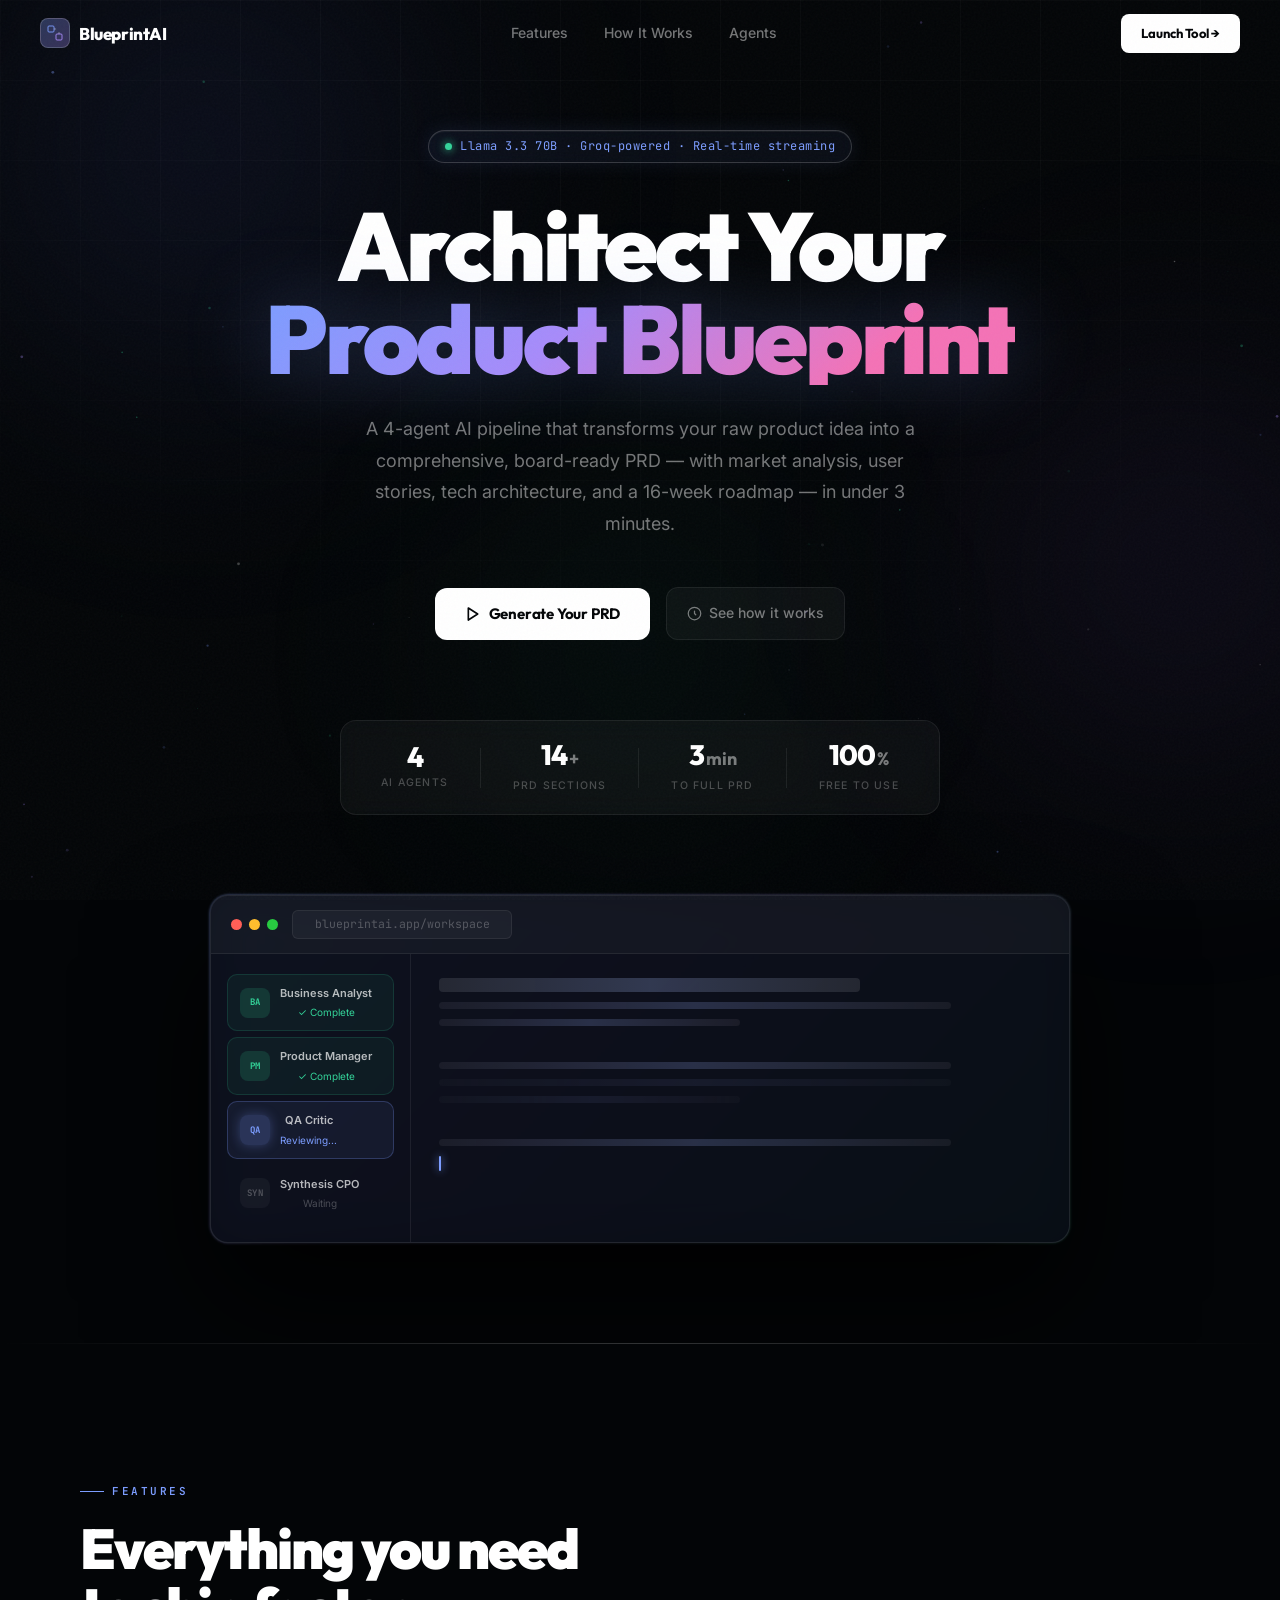
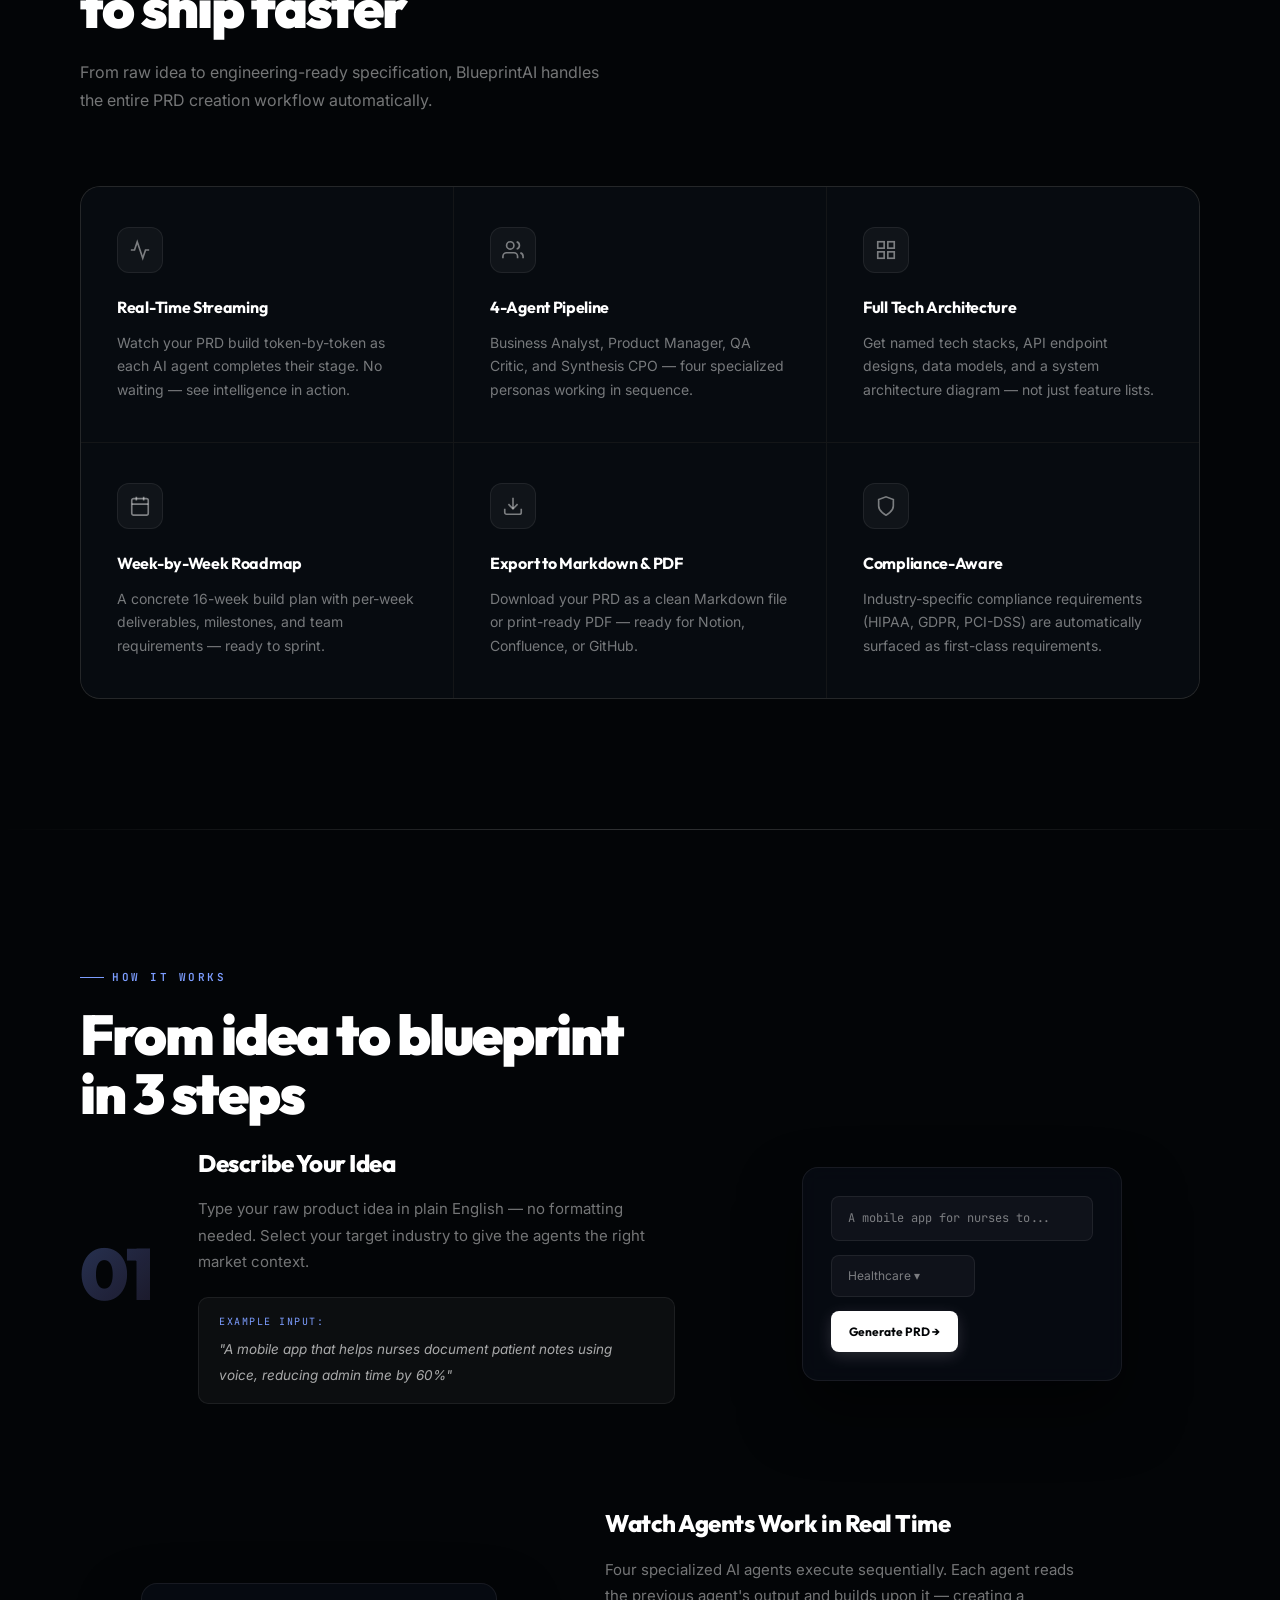
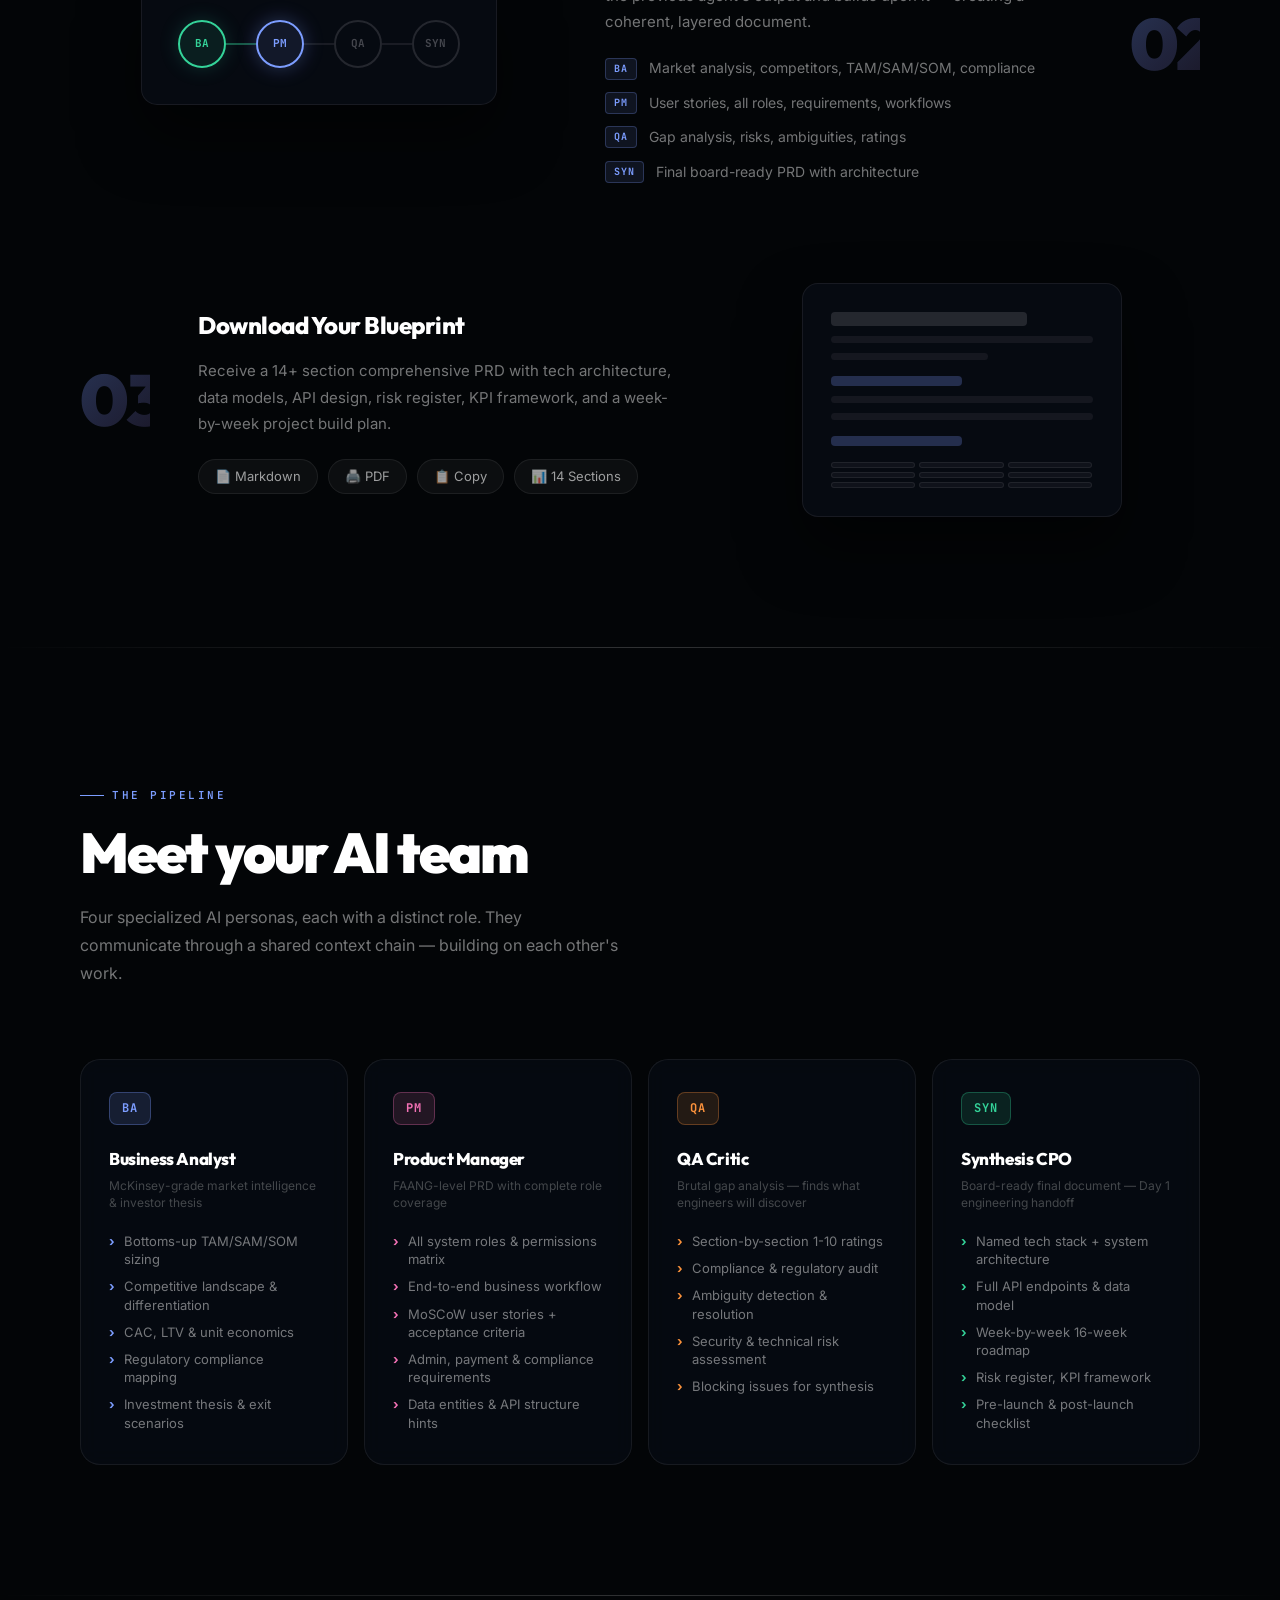
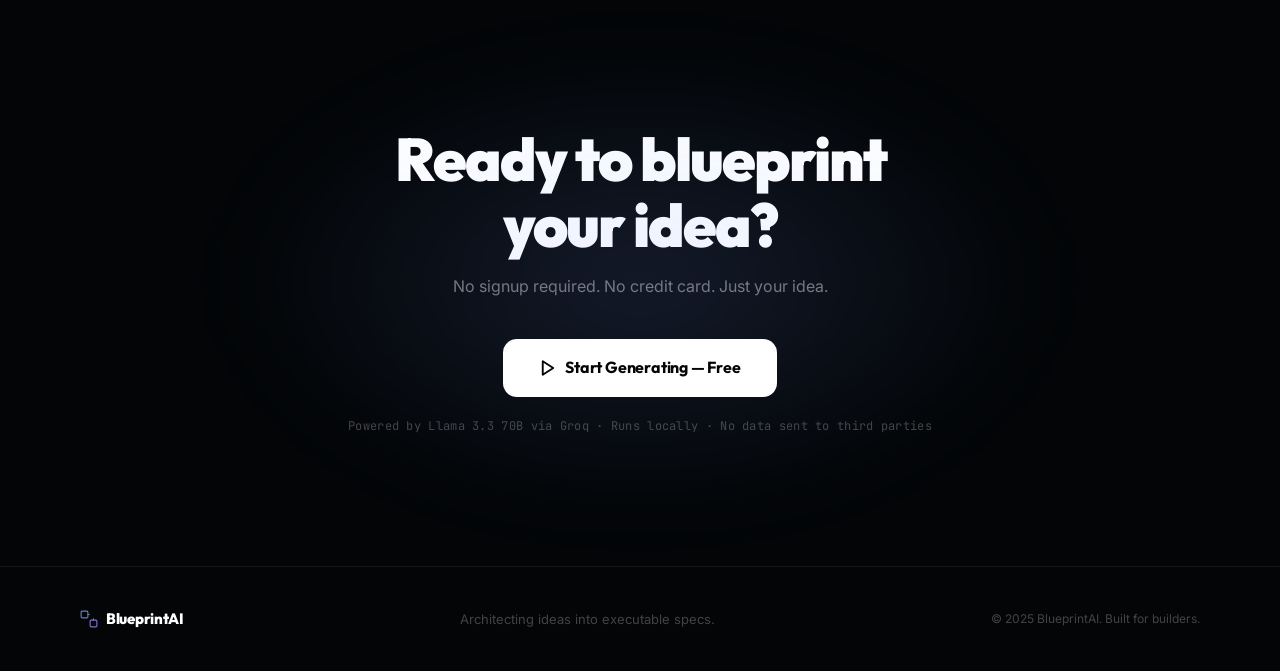
<file: frontend/index.html>
<!DOCTYPE html>
<html lang="en">
<head>
    <meta charset="UTF-8">
    <meta name="viewport" content="width=device-width, initial-scale=1.0">
    <title>BlueprintAI — Where Ideas Become Blueprints</title>
    <meta name="description" content="BlueprintAI uses a 4-agent AI pipeline to transform your raw product idea into a comprehensive, board-ready Product Requirements Document in minutes.">
    <link rel="preconnect" href="https://fonts.googleapis.com">
    <link rel="preconnect" href="https://fonts.gstatic.com" crossorigin>
    <link href="https://fonts.googleapis.com/css2?family=Outfit:wght@300;400;500;600;700;800;900&family=Inter:ital,wght@0,400;0,500;0,600;1,400&family=JetBrains+Mono:wght@400;500;600&display=swap" rel="stylesheet">
    <link rel="stylesheet" href="css/landing.css">
</head>
<body>

    <!-- Ambient Orbs -->
    <div class="orb orb-1"></div>
    <div class="orb orb-2"></div>
    <div class="orb orb-3"></div>

    <!-- Particle Canvas (optional JS particles) -->
    <canvas id="particle-canvas"></canvas>

    <!-- ─── Navigation ───────────────────────── -->
    <nav class="landing-nav" id="landing-nav">
        <div class="nav-inner">
            <a href="/" class="nav-logo">
                <div class="nav-logo-icon">
                    <svg width="16" height="16" viewBox="0 0 32 32" fill="none">
                        <rect x="2" y="2" width="12" height="12" rx="2" stroke="rgba(124,157,255,0.9)" stroke-width="2"/>
                        <rect x="18" y="18" width="12" height="12" rx="2" stroke="rgba(167,139,250,0.9)" stroke-width="2"/>
                        <line x1="14" y1="8" x2="18" y2="8" stroke="white" stroke-width="1.5" opacity="0.5"/>
                        <line x1="24" y1="14" x2="24" y2="18" stroke="white" stroke-width="1.5" opacity="0.5"/>
                    </svg>
                </div>
                <span>BlueprintAI</span>
            </a>
            <div class="nav-links">
                <a href="#features">Features</a>
                <a href="#how-it-works">How It Works</a>
                <a href="#agents">Agents</a>
            </div>
            <a href="app.html" class="nav-cta" id="nav-cta">Launch Tool →</a>
        </div>
    </nav>

    <!-- ─── Hero Section ─────────────────────── -->
    <section class="hero-section">
        <div class="hero-grid"></div>

        <div class="hero-badge">
            <span class="badge-pulse"></span>
            <span>Llama 3.3 70B · Groq-powered · Real-time streaming</span>
        </div>

        <h1 class="hero-headline">
            <span class="line-1">Architect Your</span>
            <span class="line-2">Product Blueprint</span>
        </h1>

        <p class="hero-subtext">
            A 4-agent AI pipeline that transforms your raw product idea into a
            comprehensive, board-ready PRD — with market analysis, user stories,
            tech architecture, and a 16-week roadmap — in under 3 minutes.
        </p>

        <div class="hero-actions">
            <a href="app.html" class="btn-primary" id="hero-cta">
                <svg width="16" height="16" viewBox="0 0 24 24" fill="none" stroke="currentColor" stroke-width="2.5" stroke-linecap="round" stroke-linejoin="round">
                    <polygon points="5 3 19 12 5 21 5 3"/>
                </svg>
                Generate Your PRD
            </a>
            <a href="#how-it-works" class="btn-ghost">
                <svg width="15" height="15" viewBox="0 0 24 24" fill="none" stroke="currentColor" stroke-width="2" stroke-linecap="round" stroke-linejoin="round">
                    <circle cx="12" cy="12" r="10"/><polyline points="12 8 12 12 14 14"/>
                </svg>
                See how it works
            </a>
        </div>

        <!-- Stats Bar -->
        <div class="hero-stats">
            <div class="stat-item">
                <div style="display:flex;align-items:baseline;gap:2px">
                    <span class="stat-number" data-target="4">0</span>
                </div>
                <span class="stat-label">AI Agents</span>
            </div>
            <div class="stat-divider"></div>
            <div class="stat-item">
                <div style="display:flex;align-items:baseline;gap:2px">
                    <span class="stat-number" data-target="14">0</span>
                    <span class="stat-suffix">+</span>
                </div>
                <span class="stat-label">PRD Sections</span>
            </div>
            <div class="stat-divider"></div>
            <div class="stat-item">
                <div style="display:flex;align-items:baseline;gap:2px">
                    <span class="stat-number" data-target="3">0</span>
                    <span class="stat-suffix">min</span>
                </div>
                <span class="stat-label">To Full PRD</span>
            </div>
            <div class="stat-divider"></div>
            <div class="stat-item">
                <div style="display:flex;align-items:baseline;gap:2px">
                    <span class="stat-number" data-target="100">0</span>
                    <span class="stat-suffix">%</span>
                </div>
                <span class="stat-label">Free to Use</span>
            </div>
        </div>

        <!-- Floating App Preview -->
        <div class="hero-preview">
            <div class="preview-window">
                <div class="preview-titlebar">
                    <div class="titlebar-dots">
                        <span></span><span></span><span></span>
                    </div>
                    <span class="titlebar-url">blueprintai.app/workspace</span>
                </div>
                <div class="preview-body">
                    <div class="preview-sidebar">
                        <div class="preview-node p-done">
                            <div class="pnode-icon">BA</div>
                            <div class="pnode-text">
                                <span>Business Analyst</span>
                                <em>✓ Complete</em>
                            </div>
                        </div>
                        <div class="preview-node p-active">
                            <div class="pnode-icon">PM</div>
                            <div class="pnode-text">
                                <span>Product Manager</span>
                                <em>Writing PRD...</em>
                            </div>
                        </div>
                        <div class="preview-node p-wait">
                            <div class="pnode-icon">QA</div>
                            <div class="pnode-text">
                                <span>QA Critic</span>
                                <em>Waiting</em>
                            </div>
                        </div>
                        <div class="preview-node p-wait">
                            <div class="pnode-icon">SYN</div>
                            <div class="pnode-text">
                                <span>Synthesis CPO</span>
                                <em>Waiting</em>
                            </div>
                        </div>
                    </div>
                    <div class="preview-content">
                        <div class="preview-line big"></div>
                        <div class="preview-line mid"></div>
                        <div class="preview-line short"></div>
                        <div class="preview-spacer"></div>
                        <div class="preview-line mid"></div>
                        <div class="preview-line mid dim"></div>
                        <div class="preview-line short dim"></div>
                        <div class="preview-spacer"></div>
                        <div class="preview-line mid"></div>
                        <div class="typing-cursor"></div>
                    </div>
                </div>
            </div>
        </div>
    </section>

    <div class="section-divider"></div>

    <!-- ─── Features Section ─────────────────── -->
    <section class="features-section" id="features">
        <div class="section-inner">
            <div class="section-label reveal">Features</div>
            <h2 class="section-heading reveal reveal-delay-1">Everything you need<br>to ship faster</h2>
            <p class="section-subtext reveal reveal-delay-2">From raw idea to engineering-ready specification, BlueprintAI handles the entire PRD creation workflow automatically.</p>

            <div class="features-grid">
                <div class="feature-card reveal reveal-delay-1">
                    <div class="feature-icon">
                        <svg width="22" height="22" viewBox="0 0 24 24" fill="none" stroke="currentColor" stroke-width="1.8">
                            <polyline points="22 12 18 12 15 21 9 3 6 12 2 12"/>
                        </svg>
                    </div>
                    <h3>Real-Time Streaming</h3>
                    <p>Watch your PRD build token-by-token as each AI agent completes their stage. No waiting — see intelligence in action.</p>
                </div>
                <div class="feature-card reveal reveal-delay-2">
                    <div class="feature-icon">
                        <svg width="22" height="22" viewBox="0 0 24 24" fill="none" stroke="currentColor" stroke-width="1.8">
                            <path d="M17 21v-2a4 4 0 0 0-4-4H5a4 4 0 0 0-4 4v2"/><circle cx="9" cy="7" r="4"/>
                            <path d="M23 21v-2a4 4 0 0 0-3-3.87"/><path d="M16 3.13a4 4 0 0 1 0 7.75"/>
                        </svg>
                    </div>
                    <h3>4-Agent Pipeline</h3>
                    <p>Business Analyst, Product Manager, QA Critic, and Synthesis CPO — four specialized personas working in sequence.</p>
                </div>
                <div class="feature-card reveal reveal-delay-3">
                    <div class="feature-icon">
                        <svg width="22" height="22" viewBox="0 0 24 24" fill="none" stroke="currentColor" stroke-width="1.8">
                            <rect x="3" y="3" width="7" height="7"/><rect x="14" y="3" width="7" height="7"/>
                            <rect x="14" y="14" width="7" height="7"/><rect x="3" y="14" width="7" height="7"/>
                        </svg>
                    </div>
                    <h3>Full Tech Architecture</h3>
                    <p>Get named tech stacks, API endpoint designs, data models, and a system architecture diagram — not just feature lists.</p>
                </div>
                <div class="feature-card reveal reveal-delay-1">
                    <div class="feature-icon">
                        <svg width="22" height="22" viewBox="0 0 24 24" fill="none" stroke="currentColor" stroke-width="1.8">
                            <rect x="3" y="4" width="18" height="18" rx="2"/><line x1="16" y1="2" x2="16" y2="6"/>
                            <line x1="8" y1="2" x2="8" y2="6"/><line x1="3" y1="10" x2="21" y2="10"/>
                        </svg>
                    </div>
                    <h3>Week-by-Week Roadmap</h3>
                    <p>A concrete 16-week build plan with per-week deliverables, milestones, and team requirements — ready to sprint.</p>
                </div>
                <div class="feature-card reveal reveal-delay-2">
                    <div class="feature-icon">
                        <svg width="22" height="22" viewBox="0 0 24 24" fill="none" stroke="currentColor" stroke-width="1.8">
                            <path d="M21 15v4a2 2 0 0 1-2 2H5a2 2 0 0 1-2-2v-4"/>
                            <polyline points="7 10 12 15 17 10"/><line x1="12" y1="15" x2="12" y2="3"/>
                        </svg>
                    </div>
                    <h3>Export to Markdown & PDF</h3>
                    <p>Download your PRD as a clean Markdown file or print-ready PDF — ready for Notion, Confluence, or GitHub.</p>
                </div>
                <div class="feature-card reveal reveal-delay-3">
                    <div class="feature-icon">
                        <svg width="22" height="22" viewBox="0 0 24 24" fill="none" stroke="currentColor" stroke-width="1.8">
                            <path d="M12 22s8-4 8-10V5l-8-3-8 3v7c0 6 8 10 8 10z"/>
                        </svg>
                    </div>
                    <h3>Compliance-Aware</h3>
                    <p>Industry-specific compliance requirements (HIPAA, GDPR, PCI-DSS) are automatically surfaced as first-class requirements.</p>
                </div>
            </div>
        </div>
    </section>

    <div class="section-divider"></div>

    <!-- ─── How It Works Section ─────────────── -->
    <section class="hiw-section" id="how-it-works">
        <div class="section-inner">
            <div class="section-label reveal">How It Works</div>
            <h2 class="section-heading reveal reveal-delay-1">From idea to blueprint<br>in 3 steps</h2>

            <div class="hiw-steps">
                <!-- Step 1 -->
                <div class="hiw-step reveal">
                    <div class="step-number">01</div>
                    <div class="step-content">
                        <h3>Describe Your Idea</h3>
                        <p>Type your raw product idea in plain English — no formatting needed. Select your target industry to give the agents the right market context.</p>
                        <div class="step-example">
                            <span class="example-label">Example input:</span>
                            <em>"A mobile app that helps nurses document patient notes using voice, reducing admin time by 60%"</em>
                        </div>
                    </div>
                    <div class="step-visual">
                        <div class="step-mockup input-mockup">
                            <div class="mock-input">A mobile app for nurses to...</div>
                            <div class="mock-select">Healthcare ▾</div>
                            <div class="mock-btn">Generate PRD →</div>
                        </div>
                    </div>
                </div>

                <!-- Step 2 -->
                <div class="hiw-step reverse reveal">
                    <div class="step-number">02</div>
                    <div class="step-content">
                        <h3>Watch Agents Work in Real Time</h3>
                        <p>Four specialized AI agents execute sequentially. Each agent reads the previous agent's output and builds upon it — creating a coherent, layered document.</p>
                        <ul class="agent-list">
                            <li><span class="agent-tag">BA</span> Market analysis, competitors, TAM/SAM/SOM, compliance</li>
                            <li><span class="agent-tag">PM</span> User stories, all roles, requirements, workflows</li>
                            <li><span class="agent-tag">QA</span> Gap analysis, risks, ambiguities, ratings</li>
                            <li><span class="agent-tag">SYN</span> Final board-ready PRD with architecture</li>
                        </ul>
                    </div>
                    <div class="step-visual">
                        <div class="step-pipeline-vis" id="pipeline-vis">
                            <div class="spv-node done">BA</div>
                            <div class="spv-line done"></div>
                            <div class="spv-node active">PM</div>
                            <div class="spv-line"></div>
                            <div class="spv-node">QA</div>
                            <div class="spv-line"></div>
                            <div class="spv-node">SYN</div>
                        </div>
                    </div>
                </div>

                <!-- Step 3 -->
                <div class="hiw-step reveal">
                    <div class="step-number">03</div>
                    <div class="step-content">
                        <h3>Download Your Blueprint</h3>
                        <p>Receive a 14+ section comprehensive PRD with tech architecture, data models, API design, risk register, KPI framework, and a week-by-week project build plan.</p>
                        <div class="download-badges">
                            <span class="badge">📄 Markdown</span>
                            <span class="badge">🖨️ PDF</span>
                            <span class="badge">📋 Copy</span>
                            <span class="badge">📊 14 Sections</span>
                        </div>
                    </div>
                    <div class="step-visual">
                        <div class="prd-preview-mini">
                            <div class="prd-line h1"></div>
                            <div class="prd-line p"></div>
                            <div class="prd-line p short"></div>
                            <div class="prd-line h2"></div>
                            <div class="prd-line p"></div>
                            <div class="prd-line p"></div>
                            <div class="prd-line h2"></div>
                            <div class="prd-table">
                                <div></div><div></div><div></div>
                                <div></div><div></div><div></div>
                                <div></div><div></div><div></div>
                            </div>
                        </div>
                    </div>
                </div>
            </div>
        </div>
    </section>

    <div class="section-divider"></div>

    <!-- ─── Agents Section ───────────────────── -->
    <section class="agents-section" id="agents">
        <div class="section-inner">
            <div class="section-label reveal">The Pipeline</div>
            <h2 class="section-heading reveal reveal-delay-1">Meet your AI team</h2>
            <p class="section-subtext reveal reveal-delay-2">Four specialized AI personas, each with a distinct role. They communicate through a shared context chain — building on each other's work.</p>

            <div class="agents-grid">
                <div class="agent-card ba-card reveal reveal-delay-1">
                    <div class="agent-card-header">
                        <div class="agent-badge">BA</div>
                    </div>
                    <h3>Business Analyst</h3>
                    <p class="agent-role">McKinsey-grade market intelligence & investor thesis</p>
                    <ul>
                        <li>Bottoms-up TAM/SAM/SOM sizing</li>
                        <li>Competitive landscape & differentiation</li>
                        <li>CAC, LTV & unit economics</li>
                        <li>Regulatory compliance mapping</li>
                        <li>Investment thesis & exit scenarios</li>
                    </ul>
                </div>

                <div class="agent-card pm-card reveal reveal-delay-2">
                    <div class="agent-card-header">
                        <div class="agent-badge">PM</div>
                    </div>
                    <h3>Product Manager</h3>
                    <p class="agent-role">FAANG-level PRD with complete role coverage</p>
                    <ul>
                        <li>All system roles & permissions matrix</li>
                        <li>End-to-end business workflow</li>
                        <li>MoSCoW user stories + acceptance criteria</li>
                        <li>Admin, payment & compliance requirements</li>
                        <li>Data entities & API structure hints</li>
                    </ul>
                </div>

                <div class="agent-card qa-card reveal reveal-delay-3">
                    <div class="agent-card-header">
                        <div class="agent-badge">QA</div>
                    </div>
                    <h3>QA Critic</h3>
                    <p class="agent-role">Brutal gap analysis — finds what engineers will discover</p>
                    <ul>
                        <li>Section-by-section 1-10 ratings</li>
                        <li>Compliance & regulatory audit</li>
                        <li>Ambiguity detection & resolution</li>
                        <li>Security & technical risk assessment</li>
                        <li>Blocking issues for synthesis</li>
                    </ul>
                </div>

                <div class="agent-card syn-card reveal reveal-delay-4">
                    <div class="agent-card-header">
                        <div class="agent-badge">SYN</div>
                    </div>
                    <h3>Synthesis CPO</h3>
                    <p class="agent-role">Board-ready final document — Day 1 engineering handoff</p>
                    <ul>
                        <li>Named tech stack + system architecture</li>
                        <li>Full API endpoints & data model</li>
                        <li>Week-by-week 16-week roadmap</li>
                        <li>Risk register, KPI framework</li>
                        <li>Pre-launch & post-launch checklist</li>
                    </ul>
                </div>
            </div>
        </div>
    </section>

    <div class="section-divider"></div>

    <!-- ─── CTA Section ──────────────────────── -->
    <section class="cta-section">
        <div class="cta-inner reveal">
            <div class="cta-glow"></div>
            <h2>Ready to blueprint<br>your idea?</h2>
            <p>No signup required. No credit card. Just your idea.</p>
            <a href="app.html" class="btn-primary btn-large" id="bottom-cta">
                <svg width="18" height="18" viewBox="0 0 24 24" fill="none" stroke="currentColor" stroke-width="2.5" stroke-linecap="round" stroke-linejoin="round">
                    <polygon points="5 3 19 12 5 21 5 3"/>
                </svg>
                Start Generating — Free
            </a>
            <div class="cta-note">Powered by Llama 3.3 70B via Groq · Runs locally · No data sent to third parties</div>
        </div>
    </section>

    <!-- ─── Footer ───────────────────────────── -->
    <footer class="landing-footer">
        <div class="footer-inner">
            <div class="footer-logo">
                <svg width="18" height="18" viewBox="0 0 32 32" fill="none">
                    <rect x="2" y="2" width="12" height="12" rx="2" stroke="rgba(124,157,255,0.8)" stroke-width="2"/>
                    <rect x="18" y="18" width="12" height="12" rx="2" stroke="rgba(167,139,250,0.8)" stroke-width="2"/>
                    <line x1="14" y1="8" x2="18" y2="8" stroke="white" stroke-width="1.5" opacity="0.4"/>
                    <line x1="24" y1="14" x2="24" y2="18" stroke="white" stroke-width="1.5" opacity="0.4"/>
                </svg>
                <span>BlueprintAI</span>
            </div>
            <p class="footer-tagline">Architecting ideas into executable specs.</p>
            <p class="footer-copy">© 2025 BlueprintAI. Built for builders.</p>
        </div>
    </footer>

    <script src="js/landing.js"></script>
</body>
</html>
</file>
<file: frontend/css/landing.css>
/* ===================================================
   BlueprintAI Landing — Premium Redesign v2.0
   Animated, glassmorphic, dark-mode luxury aesthetic
   =================================================== */

@import url('https://fonts.googleapis.com/css2?family=Outfit:wght@300;400;500;600;700;800;900&family=Inter:ital,wght@0,400;0,500;0,600;1,400&family=JetBrains+Mono:wght@400;500;600&display=swap');

/* ─── Design Tokens ─────────────────────────────── */
:root {
  --bg: #030507;
  --bg-2: #070b10;
  --surface: rgba(255,255,255,0.04);
  --surface-2: rgba(255,255,255,0.07);
  --surface-3: rgba(255,255,255,0.10);
  --border: rgba(255,255,255,0.07);
  --border-bright: rgba(255,255,255,0.18);
  --text: #ffffff;
  --text-muted: rgba(255,255,255,0.45);
  --text-dim: rgba(255,255,255,0.25);
  --accent: #7c9dff;
  --accent-2: #a78bfa;
  --accent-3: #34d399;
  --glow-blue: rgba(124,157,255,0.15);
  --glow-purple: rgba(167,139,250,0.12);
  --font-display: 'Outfit', sans-serif;
  --font-body: 'Inter', sans-serif;
  --font-mono: 'JetBrains Mono', monospace;
  --ease: cubic-bezier(0.16, 1, 0.3, 1);
  --ease-back: cubic-bezier(0.34, 1.56, 0.64, 1);
}

/* ─── Reset ──────────────────────────────────────── */
*, *::before, *::after { box-sizing: border-box; margin: 0; padding: 0; }
html { scroll-behavior: smooth; }
body {
  background: var(--bg);
  color: var(--text);
  font-family: var(--font-body);
  line-height: 1.6;
  overflow-x: hidden;
  -webkit-font-smoothing: antialiased;
  min-height: 100vh;
}

/* ─── Scrollbar ──────────────────────────────────── */
::-webkit-scrollbar { width: 5px; }
::-webkit-scrollbar-track { background: var(--bg); }
::-webkit-scrollbar-thumb { background: rgba(255,255,255,0.1); border-radius: 99px; }
::-webkit-scrollbar-thumb:hover { background: rgba(255,255,255,0.2); }

/* ─── Noise Texture ──────────────────────────────── */
body::after {
  content: '';
  position: fixed;
  inset: 0;
  background-image: url("data:image/svg+xml,%3Csvg viewBox='0 0 512 512' xmlns='http://www.w3.org/2000/svg'%3E%3Cfilter id='n'%3E%3CfeTurbulence type='fractalNoise' baseFrequency='0.85' numOctaves='4' stitchTiles='stitch'/%3E%3C/filter%3E%3Crect width='100%25' height='100%25' filter='url(%23n)' opacity='0.03'/%3E%3C/svg%3E");
  pointer-events: none;
  z-index: 9999;
}

/* ─── Ambient Background Orbs ────────────────────── */
#particle-canvas {
  position: fixed;
  inset: 0;
  z-index: 0;
  pointer-events: none;
}

.orb {
  position: fixed;
  border-radius: 50%;
  filter: blur(120px);
  pointer-events: none;
  z-index: 0;
  animation: orb-drift 20s ease-in-out infinite;
}
.orb-1 {
  width: 700px; height: 700px;
  top: -200px; left: -150px;
  background: radial-gradient(circle, rgba(100,120,255,0.12) 0%, transparent 70%);
  animation-delay: 0s;
}
.orb-2 {
  width: 600px; height: 600px;
  top: 30%; right: -200px;
  background: radial-gradient(circle, rgba(160,100,255,0.10) 0%, transparent 70%);
  animation-delay: -7s;
  animation-duration: 25s;
}
.orb-3 {
  width: 500px; height: 500px;
  bottom: 0; left: 30%;
  background: radial-gradient(circle, rgba(50,200,150,0.07) 0%, transparent 70%);
  animation-delay: -14s;
  animation-duration: 30s;
}
@keyframes orb-drift {
  0%, 100% { transform: translate(0, 0) scale(1); }
  33%       { transform: translate(40px, -30px) scale(1.05); }
  66%       { transform: translate(-30px, 40px) scale(0.97); }
}

/* ─── Utility: Reveal Animations ─────────────────── */
.reveal {
  opacity: 0;
  transform: translateY(32px);
  transition: opacity 0.8s var(--ease), transform 0.8s var(--ease);
}
.reveal.visible { opacity: 1; transform: translateY(0); }
.reveal-delay-1 { transition-delay: 0.1s; }
.reveal-delay-2 { transition-delay: 0.2s; }
.reveal-delay-3 { transition-delay: 0.3s; }
.reveal-delay-4 { transition-delay: 0.4s; }
.reveal-delay-5 { transition-delay: 0.5s; }

/* ═══════════════════════════════════════════════════
   NAVIGATION
   ═══════════════════════════════════════════════════ */
.landing-nav {
  position: fixed; top: 0; left: 0; right: 0;
  z-index: 500;
  padding: 0 40px;
  height: 68px;
  display: flex; align-items: center;
  transition: all 0.4s var(--ease);
  border-bottom: 1px solid transparent;
}
.landing-nav.scrolled {
  background: rgba(3,5,7,0.82);
  backdrop-filter: blur(24px);
  -webkit-backdrop-filter: blur(24px);
  border-bottom-color: var(--border);
}
.nav-inner {
  width: 100%; max-width: 1260px; margin: 0 auto;
  display: flex; align-items: center; justify-content: space-between;
}
.nav-logo {
  display: flex; align-items: center; gap: 9px;
  text-decoration: none; color: var(--text);
  font-family: var(--font-display); font-weight: 800;
  font-size: 17px; letter-spacing: -0.4px;
  transition: opacity 0.2s;
}
.nav-logo:hover { opacity: 0.8; }
.nav-logo-icon {
  width: 30px; height: 30px;
  background: linear-gradient(135deg, rgba(124,157,255,0.3), rgba(167,139,250,0.3));
  border: 1px solid var(--border-bright);
  border-radius: 8px;
  display: flex; align-items: center; justify-content: center;
}
.nav-links { display: flex; gap: 36px; }
.nav-links a {
  color: var(--text-muted);
  text-decoration: none; font-size: 14px; font-weight: 500;
  transition: color 0.2s; position: relative;
}
.nav-links a::after {
  content: ''; position: absolute; bottom: -2px; left: 0; right: 0;
  height: 1px; background: var(--text); transform: scaleX(0);
  transform-origin: left; transition: transform 0.3s var(--ease);
}
.nav-links a:hover { color: var(--text); }
.nav-links a:hover::after { transform: scaleX(1); }
.nav-cta {
  display: inline-flex; align-items: center; gap: 6px;
  background: var(--text); color: #030507;
  text-decoration: none; font-family: var(--font-display);
  font-weight: 700; font-size: 13px;
  padding: 9px 20px; border-radius: 8px;
  transition: all 0.25s var(--ease);
  letter-spacing: 0.1px;
}
.nav-cta:hover {
  transform: translateY(-1px);
  box-shadow: 0 0 0 1px rgba(255,255,255,0.3), 0 8px 24px rgba(255,255,255,0.12);
}

/* ═══════════════════════════════════════════════════
   HERO
   ═══════════════════════════════════════════════════ */
.hero-section {
  position: relative; z-index: 1;
  min-height: 100vh;
  display: flex; flex-direction: column;
  align-items: center; justify-content: center;
  padding: 130px 40px 100px;
  text-align: center;
  overflow: hidden;
}

/* Animated grid lines */
.hero-grid {
  position: absolute; inset: 0;
  background-image:
    linear-gradient(rgba(255,255,255,0.025) 1px, transparent 1px),
    linear-gradient(90deg, rgba(255,255,255,0.025) 1px, transparent 1px);
  background-size: 80px 80px;
  mask-image: radial-gradient(ellipse 80% 60% at 50% 0%, black 40%, transparent 100%);
  pointer-events: none;
}

.hero-badge {
  display: inline-flex; align-items: center; gap: 8px;
  border: 1px solid var(--border-bright);
  background: rgba(124,157,255,0.06);
  padding: 6px 16px; border-radius: 99px;
  font-size: 12px; color: var(--accent);
  margin-bottom: 36px;
  font-family: var(--font-mono); letter-spacing: 0.5px;
  animation: fade-up 0.8s var(--ease) 0.1s both;
  backdrop-filter: blur(8px);
  box-shadow: 0 0 20px rgba(124,157,255,0.1), inset 0 1px 0 rgba(255,255,255,0.05);
}
.badge-pulse {
  width: 7px; height: 7px; border-radius: 50%;
  background: var(--accent-3);
  box-shadow: 0 0 8px var(--accent-3);
  animation: pulse-glow 2s ease-in-out infinite;
}
@keyframes pulse-glow {
  0%, 100% { box-shadow: 0 0 4px var(--accent-3); transform: scale(1); }
  50%       { box-shadow: 0 0 12px var(--accent-3); transform: scale(1.2); }
}

.hero-headline {
  font-family: var(--font-display);
  font-size: clamp(52px, 7.5vw, 96px);
  font-weight: 900; line-height: 0.97;
  letter-spacing: -3px;
  max-width: 860px;
  margin: 0 auto 28px;
  animation: fade-up 0.9s var(--ease) 0.25s both;
}
.hero-headline .line-1 { display: block; color: var(--text); }
.hero-headline .line-2 {
  display: block;
  background: linear-gradient(135deg, #7c9dff 0%, #a78bfa 40%, #f472b6 80%);
  -webkit-background-clip: text; -webkit-text-fill-color: transparent;
  background-clip: text;
  filter: drop-shadow(0 0 40px rgba(124,157,255,0.3));
}

.hero-subtext {
  font-size: clamp(15px, 2vw, 18px);
  color: var(--text-muted);
  line-height: 1.75;
  max-width: 580px; margin: 0 auto 48px;
  animation: fade-up 0.9s var(--ease) 0.4s both;
}

.hero-actions {
  display: flex; align-items: center; justify-content: center;
  gap: 16px; flex-wrap: wrap;
  margin-bottom: 80px;
  animation: fade-up 0.9s var(--ease) 0.55s both;
}

/* Primary CTA button */
.btn-primary {
  display: inline-flex; align-items: center; gap: 8px;
  background: var(--text); color: #030507;
  text-decoration: none; font-family: var(--font-display);
  font-weight: 700; font-size: 15px;
  padding: 14px 30px; border-radius: 12px;
  transition: all 0.3s var(--ease);
  position: relative; overflow: hidden;
  letter-spacing: -0.2px;
}
.btn-primary::before {
  content: '';
  position: absolute; inset: 0;
  background: linear-gradient(135deg, rgba(255,255,255,0) 0%, rgba(0,0,0,0.06) 100%);
  opacity: 0; transition: opacity 0.3s;
}
.btn-primary:hover {
  transform: translateY(-3px);
  box-shadow: 0 0 0 1px rgba(255,255,255,0.5), 0 12px 40px rgba(255,255,255,0.2);
}
.btn-primary:hover::before { opacity: 1; }
.btn-primary.btn-large { font-size: 16px; padding: 16px 36px; border-radius: 14px; }
.btn-primary svg { transition: transform 0.3s var(--ease-back); }
.btn-primary:hover svg { transform: translateX(3px); }

.btn-ghost {
  display: inline-flex; align-items: center; gap: 7px;
  color: var(--text-muted); text-decoration: none;
  font-size: 14px; font-weight: 500;
  padding: 14px 20px; border-radius: 12px;
  border: 1px solid var(--border);
  transition: all 0.25s var(--ease);
  background: var(--surface);
}
.btn-ghost:hover {
  color: var(--text); border-color: var(--border-bright);
  background: var(--surface-2);
  transform: translateY(-2px);
}

/* Stats bar */
.hero-stats {
  display: flex; align-items: center; justify-content: center;
  gap: 0; animation: fade-up 0.9s var(--ease) 0.7s both;
  border: 1px solid var(--border);
  border-radius: 16px; background: var(--surface);
  backdrop-filter: blur(12px);
  padding: 0 8px; width: fit-content; margin: 0 auto;
}
.stat-item {
  padding: 20px 32px;
  display: flex; flex-direction: column; align-items: center; gap: 4px;
}
.stat-number {
  font-family: var(--font-display); font-size: 28px; font-weight: 800;
  color: var(--text); letter-spacing: -1px; line-height: 1;
}
.stat-suffix {
  font-family: var(--font-display); font-size: 18px;
  font-weight: 700; color: var(--text-muted);
}
.stat-label {
  font-size: 10.5px; color: var(--text-dim);
  text-transform: uppercase; letter-spacing: 1.2px; font-weight: 500;
}
.stat-divider { width: 1px; height: 40px; background: var(--border); }

/* Hero mockup window */
.hero-preview {
  margin-top: 80px;
  position: relative;
  max-width: 860px; width: 100%;
  animation: fade-up 1.1s var(--ease) 0.8s both;
}
.hero-preview::before {
  content: '';
  position: absolute; inset: -1px;
  background: linear-gradient(135deg, rgba(124,157,255,0.3), rgba(167,139,250,0.2), rgba(50,200,150,0.15));
  border-radius: 20px; z-index: -1; filter: blur(1px);
}
.preview-window {
  background: rgba(8,12,20,0.9);
  border: 1px solid rgba(255,255,255,0.10);
  border-radius: 18px; overflow: hidden;
  backdrop-filter: blur(20px);
  box-shadow: 0 60px 120px rgba(0,0,0,0.8), 0 0 0 1px rgba(255,255,255,0.04);
}
.preview-titlebar {
  background: rgba(255,255,255,0.03);
  padding: 14px 20px;
  display: flex; align-items: center; gap: 14px;
  border-bottom: 1px solid var(--border);
}
.titlebar-dots { display: flex; gap: 7px; }
.titlebar-dots span {
  width: 11px; height: 11px; border-radius: 50%;
}
.titlebar-dots span:nth-child(1) { background: #ff5f57; }
.titlebar-dots span:nth-child(2) { background: #ffbd2e; }
.titlebar-dots span:nth-child(3) { background: #28ca41; }
.titlebar-url {
  font-family: var(--font-mono); font-size: 11.5px;
  color: var(--text-dim); background: rgba(255,255,255,0.04);
  padding: 4px 14px; border-radius: 6px; border: 1px solid var(--border);
  flex: 1; max-width: 220px; text-align: center;
}
.preview-body {
  display: flex; gap: 0; min-height: 280px;
}
.preview-sidebar {
  width: 200px; flex-shrink: 0;
  border-right: 1px solid var(--border);
  padding: 20px 16px;
  display: flex; flex-direction: column; gap: 6px;
}
.preview-node {
  display: flex; align-items: center; gap: 10px;
  padding: 10px 12px; border-radius: 10px;
  background: transparent; border: 1px solid transparent;
  transition: all 0.3s;
}
.preview-node.p-active {
  background: rgba(124,157,255,0.08);
  border-color: rgba(124,157,255,0.25);
}
.preview-node.p-done {
  background: rgba(52,211,153,0.06);
  border-color: rgba(52,211,153,0.15);
}
.pnode-icon {
  width: 30px; height: 30px; border-radius: 8px;
  display: flex; align-items: center; justify-content: center;
  font-family: var(--font-mono); font-size: 9px; font-weight: 700;
  flex-shrink: 0; letter-spacing: 0.5px;
}
.p-active .pnode-icon {
  background: rgba(124,157,255,0.2); color: var(--accent);
  box-shadow: 0 0 12px rgba(124,157,255,0.3);
  animation: icon-pulse 1.8s ease-in-out infinite;
}
.p-done .pnode-icon { background: rgba(52,211,153,0.15); color: var(--accent-3); }
.p-wait .pnode-icon { background: rgba(255,255,255,0.04); color: var(--text-dim); }
@keyframes icon-pulse {
  0%, 100% { box-shadow: 0 0 8px rgba(124,157,255,0.3); }
  50%       { box-shadow: 0 0 20px rgba(124,157,255,0.6); }
}
.pnode-text { display: flex; flex-direction: column; gap: 2px; }
.pnode-text span { font-size: 11px; font-weight: 600; color: rgba(255,255,255,0.7); }
.pnode-text em {
  font-size: 10px; font-style: normal;
  color: var(--text-dim);
}
.p-active .pnode-text em {
  color: var(--accent); animation: blink-text 1.4s infinite;
}
.p-done .pnode-text em { color: var(--accent-3); }
@keyframes blink-text { 0%, 100% { opacity: 1; } 50% { opacity: 0.4; } }

.preview-content {
  flex: 1; padding: 24px 28px;
  display: flex; flex-direction: column; gap: 10px;
}
.preview-line {
  height: 7px; border-radius: 4px;
  background: rgba(255,255,255,0.06);
  position: relative; overflow: hidden;
}
.preview-line::after {
  content: '';
  position: absolute; inset: 0;
  background: linear-gradient(90deg, transparent, rgba(124,157,255,0.15), transparent);
  animation: line-shimmer 2.4s ease-in-out infinite;
}
@keyframes line-shimmer {
  0%   { transform: translateX(-100%); }
  100% { transform: translateX(300%); }
}
.preview-line.big   { height: 14px; width: 70%; background: rgba(255,255,255,0.10); }
.preview-line.mid   { width: 85%; }
.preview-line.short { width: 50%; }
.preview-spacer     { height: 16px; }
.preview-line.dim   { opacity: 0.4; }
.typing-cursor {
  width: 2px; height: 15px; background: var(--accent);
  border-radius: 2px; animation: cursor-blink 0.9s ease-in-out infinite;
  box-shadow: 0 0 8px var(--accent);
}
@keyframes cursor-blink { 0%, 100% { opacity: 1; } 50% { opacity: 0; } }

/* ─── Fade-up keyframe ───────────────────────────── */
@keyframes fade-up {
  from { opacity: 0; transform: translateY(24px); }
  to   { opacity: 1; transform: translateY(0); }
}

/* ═══════════════════════════════════════════════════
   SHARED SECTIONS
   ═══════════════════════════════════════════════════ */
.section-inner {
  max-width: 1200px; margin: 0 auto; padding: 0 40px;
}
.section-label {
  display: inline-flex; align-items: center; gap: 8px;
  font-family: var(--font-mono); font-size: 11px; font-weight: 600;
  color: var(--accent); text-transform: uppercase;
  letter-spacing: 2.5px; margin-bottom: 20px;
}
.section-label::before {
  content: ''; width: 24px; height: 1px; background: var(--accent);
}
.section-heading {
  font-family: var(--font-display);
  font-size: clamp(32px, 4.5vw, 56px);
  font-weight: 900; letter-spacing: -2px; line-height: 1.05;
  color: var(--text); margin-bottom: 20px;
}
.section-subtext {
  font-size: 16px; color: var(--text-muted);
  line-height: 1.75; max-width: 540px; margin-bottom: 72px;
}

/* Section divider line */
.section-divider {
  width: 100%; height: 1px;
  background: linear-gradient(90deg, transparent, var(--border-bright), transparent);
  margin: 0;
}

/* ═══════════════════════════════════════════════════
   FEATURES SECTION
   ═══════════════════════════════════════════════════ */
.features-section {
  padding: 130px 0;
  position: relative; z-index: 1;
}
.features-grid {
  display: grid;
  grid-template-columns: repeat(3, 1fr);
  gap: 1px;
  background: var(--border);
  border: 1px solid var(--border);
  border-radius: 20px;
  overflow: hidden;
}
.feature-card {
  padding: 40px 36px;
  background: var(--bg-2);
  transition: background 0.3s var(--ease);
  position: relative; overflow: hidden;
}
.feature-card::before {
  content: '';
  position: absolute; top: 0; left: 0; right: 0; height: 1px;
  background: linear-gradient(90deg, transparent, rgba(124,157,255,0), transparent);
  transition: background 0.4s;
}
.feature-card:hover { background: rgba(124,157,255,0.04); }
.feature-card:hover::before {
  background: linear-gradient(90deg, transparent, rgba(124,157,255,0.5), transparent);
}
.feature-icon {
  width: 46px; height: 46px; border-radius: 12px;
  border: 1px solid var(--border);
  display: flex; align-items: center; justify-content: center;
  margin-bottom: 22px; color: var(--text-muted);
  transition: all 0.3s var(--ease);
  background: var(--surface);
}
.feature-card:hover .feature-icon {
  border-color: rgba(124,157,255,0.4);
  color: var(--accent);
  background: rgba(124,157,255,0.08);
  box-shadow: 0 0 20px rgba(124,157,255,0.15);
}
.feature-card h3 {
  font-family: var(--font-display);
  font-size: 16px; font-weight: 700;
  color: var(--text); margin-bottom: 10px;
  letter-spacing: -0.3px;
}
.feature-card p {
  font-size: 14px; color: var(--text-muted); line-height: 1.7;
}

/* ═══════════════════════════════════════════════════
   HOW IT WORKS SECTION
   ═══════════════════════════════════════════════════ */
.hiw-section {
  padding: 130px 0;
  position: relative; z-index: 1;
}
.hiw-steps { display: flex; flex-direction: column; gap: 100px; }
.hiw-step {
  display: grid;
  grid-template-columns: 70px 1fr 1fr;
  gap: 48px; align-items: center;
}
.hiw-step.reverse { direction: rtl; }
.hiw-step.reverse > * { direction: ltr; }

.step-number {
  font-family: var(--font-display);
  font-size: 72px; font-weight: 900;
  background: linear-gradient(135deg, rgba(124,157,255,0.3) 0%, rgba(167,139,250,0.15) 100%);
  -webkit-background-clip: text; -webkit-text-fill-color: transparent;
  background-clip: text;
  line-height: 1; letter-spacing: -3px;
}
.step-content h3 {
  font-family: var(--font-display); font-size: 24px; font-weight: 800;
  color: var(--text); margin-bottom: 14px; letter-spacing: -0.5px;
}
.step-content p {
  font-size: 15px; color: var(--text-muted); line-height: 1.75; margin-bottom: 22px;
}
.step-example {
  background: var(--surface); border: 1px solid var(--border);
  border-radius: 10px; padding: 16px 20px;
}
.example-label {
  font-size: 10px; text-transform: uppercase; letter-spacing: 1.5px;
  color: var(--accent); display: block; margin-bottom: 6px;
  font-family: var(--font-mono);
}
.step-example em {
  font-style: italic; color: rgba(255,255,255,0.65);
  font-size: 13.5px; line-height: 1.6;
}
.agent-list { list-style: none; display: flex; flex-direction: column; gap: 12px; }
.agent-list li {
  font-size: 14px; color: var(--text-muted);
  display: flex; align-items: center; gap: 12px;
}
.agent-tag {
  font-family: var(--font-mono); font-size: 10px; font-weight: 700;
  background: rgba(124,157,255,0.1); border: 1px solid rgba(124,157,255,0.25);
  color: var(--accent); padding: 2px 8px; border-radius: 4px; letter-spacing: 1px;
}
.download-badges { display: flex; gap: 10px; flex-wrap: wrap; margin-top: 6px; }
.badge {
  background: var(--surface); border: 1px solid var(--border);
  padding: 6px 16px; border-radius: 99px;
  font-size: 13px; color: rgba(255,255,255,0.6);
  transition: all 0.2s;
}
.badge:hover { border-color: var(--border-bright); color: var(--text); }

.step-visual {
  display: flex; align-items: center; justify-content: center;
}
.step-mockup {
  background: rgba(8,12,20,0.8);
  border: 1px solid var(--border);
  border-radius: 16px; padding: 28px;
  display: flex; flex-direction: column; gap: 14px;
  width: 100%; max-width: 320px;
  box-shadow: 0 30px 60px rgba(0,0,0,0.5);
  backdrop-filter: blur(10px);
}
.mock-input {
  background: var(--surface); border: 1px solid var(--border);
  border-radius: 8px; padding: 12px 16px;
  font-size: 12px; color: var(--text-muted);
  font-family: var(--font-mono);
}
.mock-select {
  background: var(--surface); border: 1px solid var(--border);
  border-radius: 8px; padding: 10px 16px;
  font-size: 12px; color: var(--text-muted); width: 55%;
}
.mock-btn {
  background: var(--text); color: #030507;
  border-radius: 8px; padding: 11px 18px;
  font-size: 12px; font-weight: 700;
  font-family: var(--font-display); text-align: center;
  align-self: flex-start;
  box-shadow: 0 4px 16px rgba(255,255,255,0.15);
}

/* Pipeline vis */
.step-pipeline-vis {
  display: flex; align-items: center; padding: 36px;
  background: rgba(8,12,20,0.8);
  border: 1px solid var(--border); border-radius: 16px;
  box-shadow: 0 30px 60px rgba(0,0,0,0.5);
}
.spv-node {
  width: 48px; height: 48px; border-radius: 50%;
  border: 2px solid rgba(255,255,255,0.12);
  display: flex; align-items: center; justify-content: center;
  font-family: var(--font-mono); font-size: 11px; font-weight: 700;
  color: var(--text-dim); transition: all 0.3s;
}
.spv-node.done {
  border-color: var(--accent-3); color: var(--accent-3);
  background: rgba(52,211,153,0.1);
  box-shadow: 0 0 20px rgba(52,211,153,0.2);
}
.spv-node.active {
  border-color: var(--accent); color: var(--accent);
  background: rgba(124,157,255,0.1);
  box-shadow: 0 0 20px rgba(124,157,255,0.3);
  animation: node-glow 2s ease-in-out infinite;
}
@keyframes node-glow {
  0%, 100% { box-shadow: 0 0 12px rgba(124,157,255,0.3); }
  50%       { box-shadow: 0 0 28px rgba(124,157,255,0.6); }
}
.spv-line {
  flex: 1; height: 2px;
  background: rgba(255,255,255,0.08); min-width: 30px;
}
.spv-line.done { background: rgba(52,211,153,0.4); }

/* PRD preview */
.prd-preview-mini {
  background: rgba(8,12,20,0.8);
  border: 1px solid var(--border); border-radius: 16px;
  padding: 28px; width: 100%; max-width: 320px;
  display: flex; flex-direction: column; gap: 10px;
  box-shadow: 0 30px 60px rgba(0,0,0,0.5);
}
.prd-line { height: 7px; border-radius: 4px; background: rgba(255,255,255,0.06); }
.prd-line.h1 { height: 14px; width: 75%; background: rgba(255,255,255,0.12); }
.prd-line.h2 { height: 10px; width: 50%; background: rgba(124,157,255,0.25); margin-top: 6px; }
.prd-line.p  { width: 100%; }
.prd-line.short { width: 60%; }
.prd-table {
  display: grid; grid-template-columns: repeat(3, 1fr);
  gap: 4px; margin-top: 6px;
}
.prd-table div {
  height: 6px; border-radius: 3px;
  background: rgba(255,255,255,0.04);
  border: 1px solid var(--border);
}

/* ═══════════════════════════════════════════════════
   AGENTS SECTION
   ═══════════════════════════════════════════════════ */
.agents-section {
  padding: 130px 0;
  position: relative; z-index: 1;
}
.agents-grid {
  display: grid; grid-template-columns: repeat(4, 1fr); gap: 16px;
}
.agent-card {
  background: rgba(8,12,20,0.7);
  border: 1px solid var(--border);
  border-radius: 20px; padding: 32px 28px;
  position: relative; overflow: hidden;
  transition: all 0.4s var(--ease);
  backdrop-filter: blur(10px);
}
.agent-card::before {
  content: '';
  position: absolute; top: 0; left: 0; right: 0; height: 2px;
  opacity: 0; transition: opacity 0.4s;
}
.agent-card:hover { transform: translateY(-6px); border-color: var(--border-bright); }
.agent-card:hover::before { opacity: 1; }

.ba-card::before { background: linear-gradient(90deg, var(--accent), var(--accent-2)); }
.pm-card::before { background: linear-gradient(90deg, #f472b6, var(--accent)); }
.qa-card::before { background: linear-gradient(90deg, #fb923c, #f472b6); }
.syn-card::before { background: linear-gradient(90deg, var(--accent-3), var(--accent)); }

.ba-card:hover { box-shadow: 0 20px 60px rgba(124,157,255,0.12); }
.pm-card:hover { box-shadow: 0 20px 60px rgba(244,114,182,0.12); }
.qa-card:hover { box-shadow: 0 20px 60px rgba(251,146,60,0.12); }
.syn-card:hover { box-shadow: 0 20px 60px rgba(52,211,153,0.12); }

.agent-card-header {
  display: flex; align-items: center; justify-content: space-between;
  margin-bottom: 20px;
}
.agent-badge {
  font-family: var(--font-mono); font-size: 12px; font-weight: 700;
  padding: 6px 12px; border-radius: 8px; letter-spacing: 1px;
}
.ba-card .agent-badge { background: rgba(124,157,255,0.15); color: var(--accent); border: 1px solid rgba(124,157,255,0.3); }
.pm-card .agent-badge { background: rgba(244,114,182,0.12); color: #f472b6; border: 1px solid rgba(244,114,182,0.3); }
.qa-card .agent-badge { background: rgba(251,146,60,0.12); color: #fb923c; border: 1px solid rgba(251,146,60,0.3); }
.syn-card .agent-badge { background: rgba(52,211,153,0.12); color: var(--accent-3); border: 1px solid rgba(52,211,153,0.3); }

.agent-card h3 {
  font-family: var(--font-display); font-size: 17px; font-weight: 800;
  color: var(--text); margin-bottom: 6px; letter-spacing: -0.4px;
}
.agent-role {
  font-size: 12px; color: var(--text-dim); margin-bottom: 20px; line-height: 1.4;
}
.agent-card ul { list-style: none; display: flex; flex-direction: column; gap: 9px; }
.agent-card li {
  font-size: 13px; color: var(--text-muted);
  display: flex; align-items: flex-start; gap: 9px; line-height: 1.4;
}
.agent-card li::before {
  content: '›'; flex-shrink: 0; font-weight: 700;
  margin-top: 0;
}
.ba-card li::before  { color: var(--accent); }
.pm-card li::before  { color: #f472b6; }
.qa-card li::before  { color: #fb923c; }
.syn-card li::before { color: var(--accent-3); }

/* ═══════════════════════════════════════════════════
   CTA SECTION
   ═══════════════════════════════════════════════════ */
.cta-section {
  padding: 130px 40px;
  position: relative; z-index: 1; text-align: center;
}
.cta-inner {
  max-width: 680px; margin: 0 auto; position: relative;
}
.cta-glow {
  position: absolute; inset: -80px;
  background: radial-gradient(ellipse at 50% 50%, rgba(124,157,255,0.15) 0%, transparent 70%);
  pointer-events: none; filter: blur(40px);
}
.cta-section h2 {
  font-family: var(--font-display);
  font-size: clamp(36px, 5vw, 60px); font-weight: 900;
  letter-spacing: -2px; color: var(--text); margin-bottom: 16px; line-height: 1.1;
}
.cta-section p {
  font-size: 16px; color: var(--text-muted); margin-bottom: 40px;
}
.cta-note {
  margin-top: 20px; font-size: 12px; color: var(--text-dim);
  font-family: var(--font-mono); letter-spacing: 0.3px;
}

/* ═══════════════════════════════════════════════════
   FOOTER
   ═══════════════════════════════════════════════════ */
.landing-footer {
  border-top: 1px solid var(--border);
  padding: 40px 0; position: relative; z-index: 1;
}
.footer-inner {
  max-width: 1200px; margin: 0 auto; padding: 0 40px;
  display: flex; align-items: center; justify-content: space-between; flex-wrap: wrap; gap: 16px;
}
.footer-logo {
  display: flex; align-items: center; gap: 8px;
  font-family: var(--font-display); font-weight: 800;
  font-size: 15px; color: var(--text); letter-spacing: -0.3px;
}
.footer-tagline { font-size: 13px; color: var(--text-dim); }
.footer-copy { font-size: 12px; color: var(--text-dim); }

/* ═══════════════════════════════════════════════════
   RESPONSIVE
   ═══════════════════════════════════════════════════ */
@media (max-width: 1024px) {
  .agents-grid { grid-template-columns: repeat(2, 1fr); }
  .features-grid { grid-template-columns: repeat(2, 1fr); }
  .hiw-step { grid-template-columns: 60px 1fr; }
  .hiw-step .step-visual { display: none; }
  .hero-headline { letter-spacing: -2px; }
}

@media (max-width: 768px) {
  .landing-nav { padding: 0 20px; }
  .nav-links { display: none; }
  .hero-section { padding: 100px 24px 80px; align-items: center; text-align: center; }
  .section-inner { padding: 0 24px; }
  .features-grid { grid-template-columns: 1fr; }
  .agents-grid { grid-template-columns: 1fr; }
  .hero-stats { flex-wrap: wrap; border-radius: 12px; }
  .stat-item { padding: 16px 20px; }
  .stat-divider { display: none; }
  .hero-headline {
    font-size: clamp(34px, 8.5vw, 48px);
    letter-spacing: -1.2px;
    text-align: center;
    max-width: 100%;
    margin-left: auto;
    margin-right: auto;
  }
  .hero-headline span {
    text-align: center;
    width: 100%;
    display: block;
  }
  .hero-subtext {
    text-align: center;
    font-size: 15px;
    max-width: 100%;
    margin-left: auto;
    margin-right: auto;
  }
  .hiw-step { grid-template-columns: 50px 1fr; gap: 24px; }
  .step-number { font-size: 56px; }
  .features-section, .hiw-section, .agents-section, .cta-section { padding: 80px 0; }
  .footer-inner { flex-direction: column; text-align: center; gap: 8px; }
}
</file>
